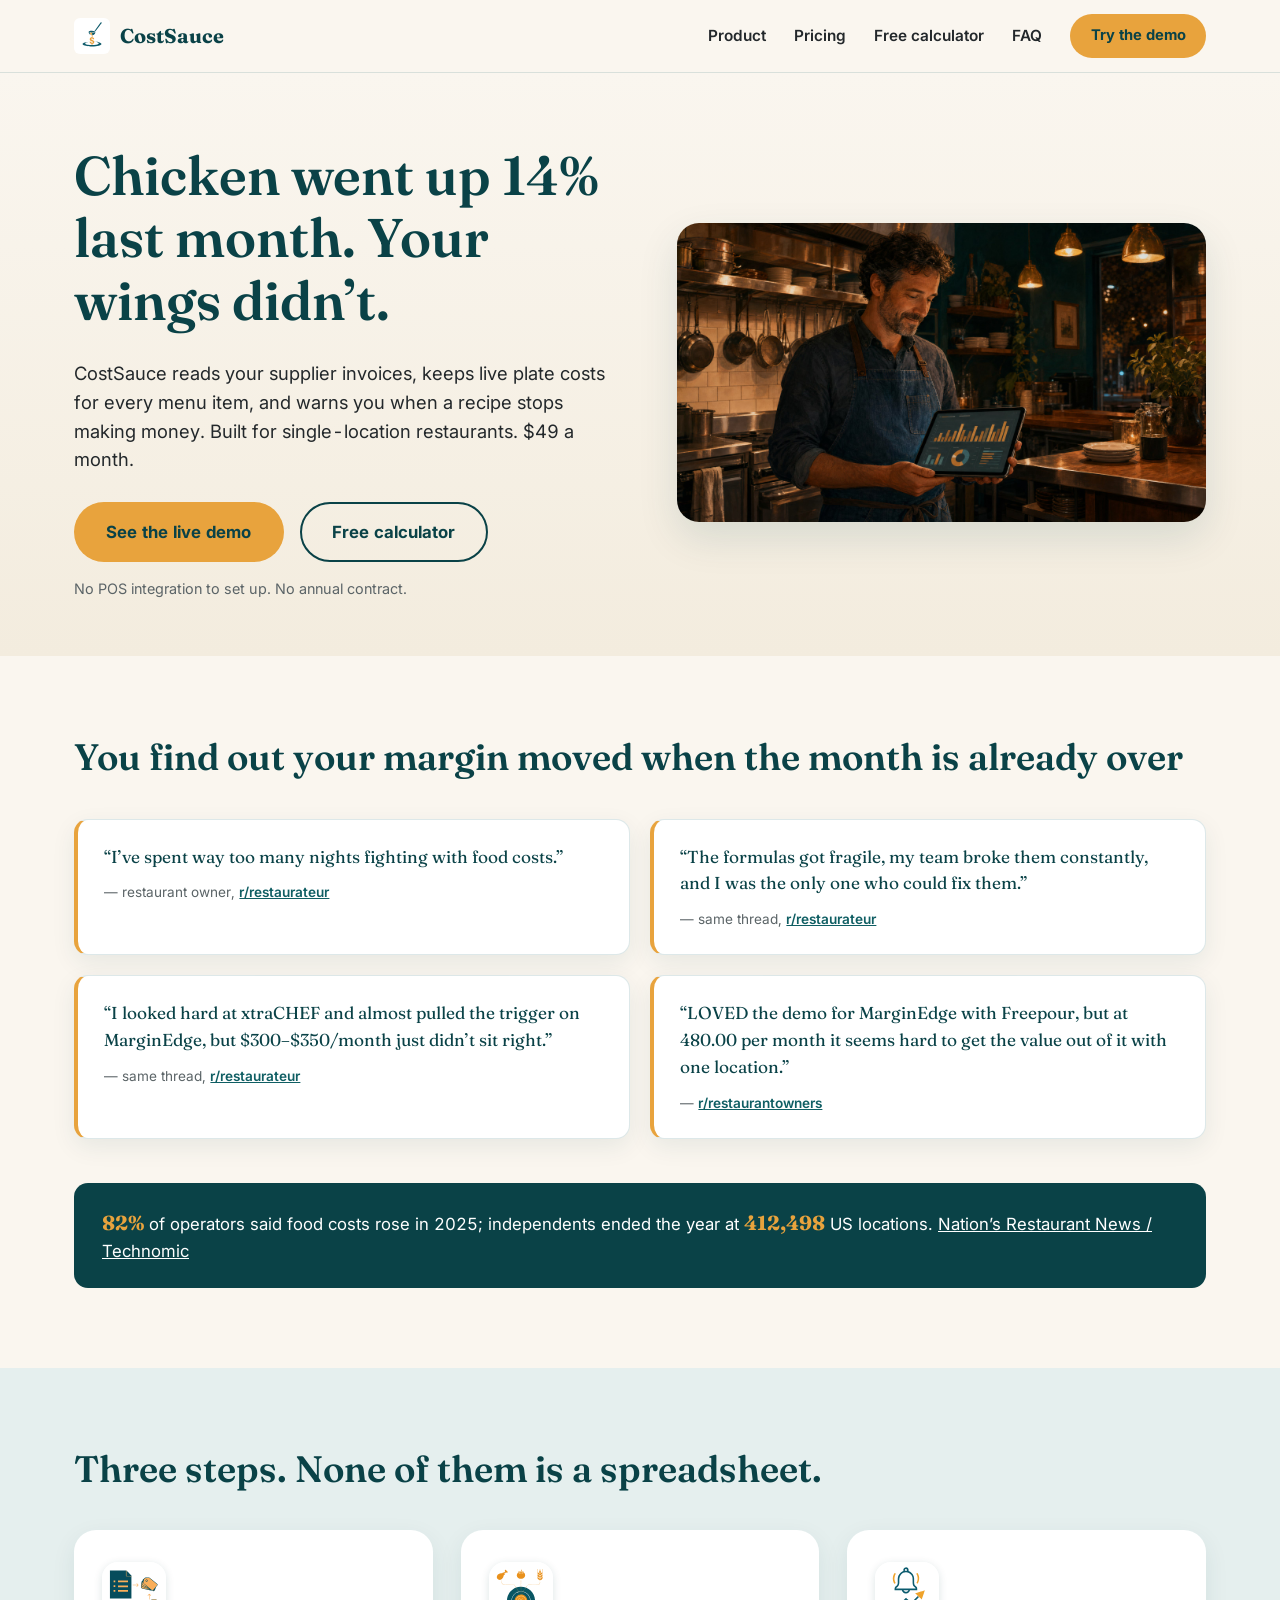
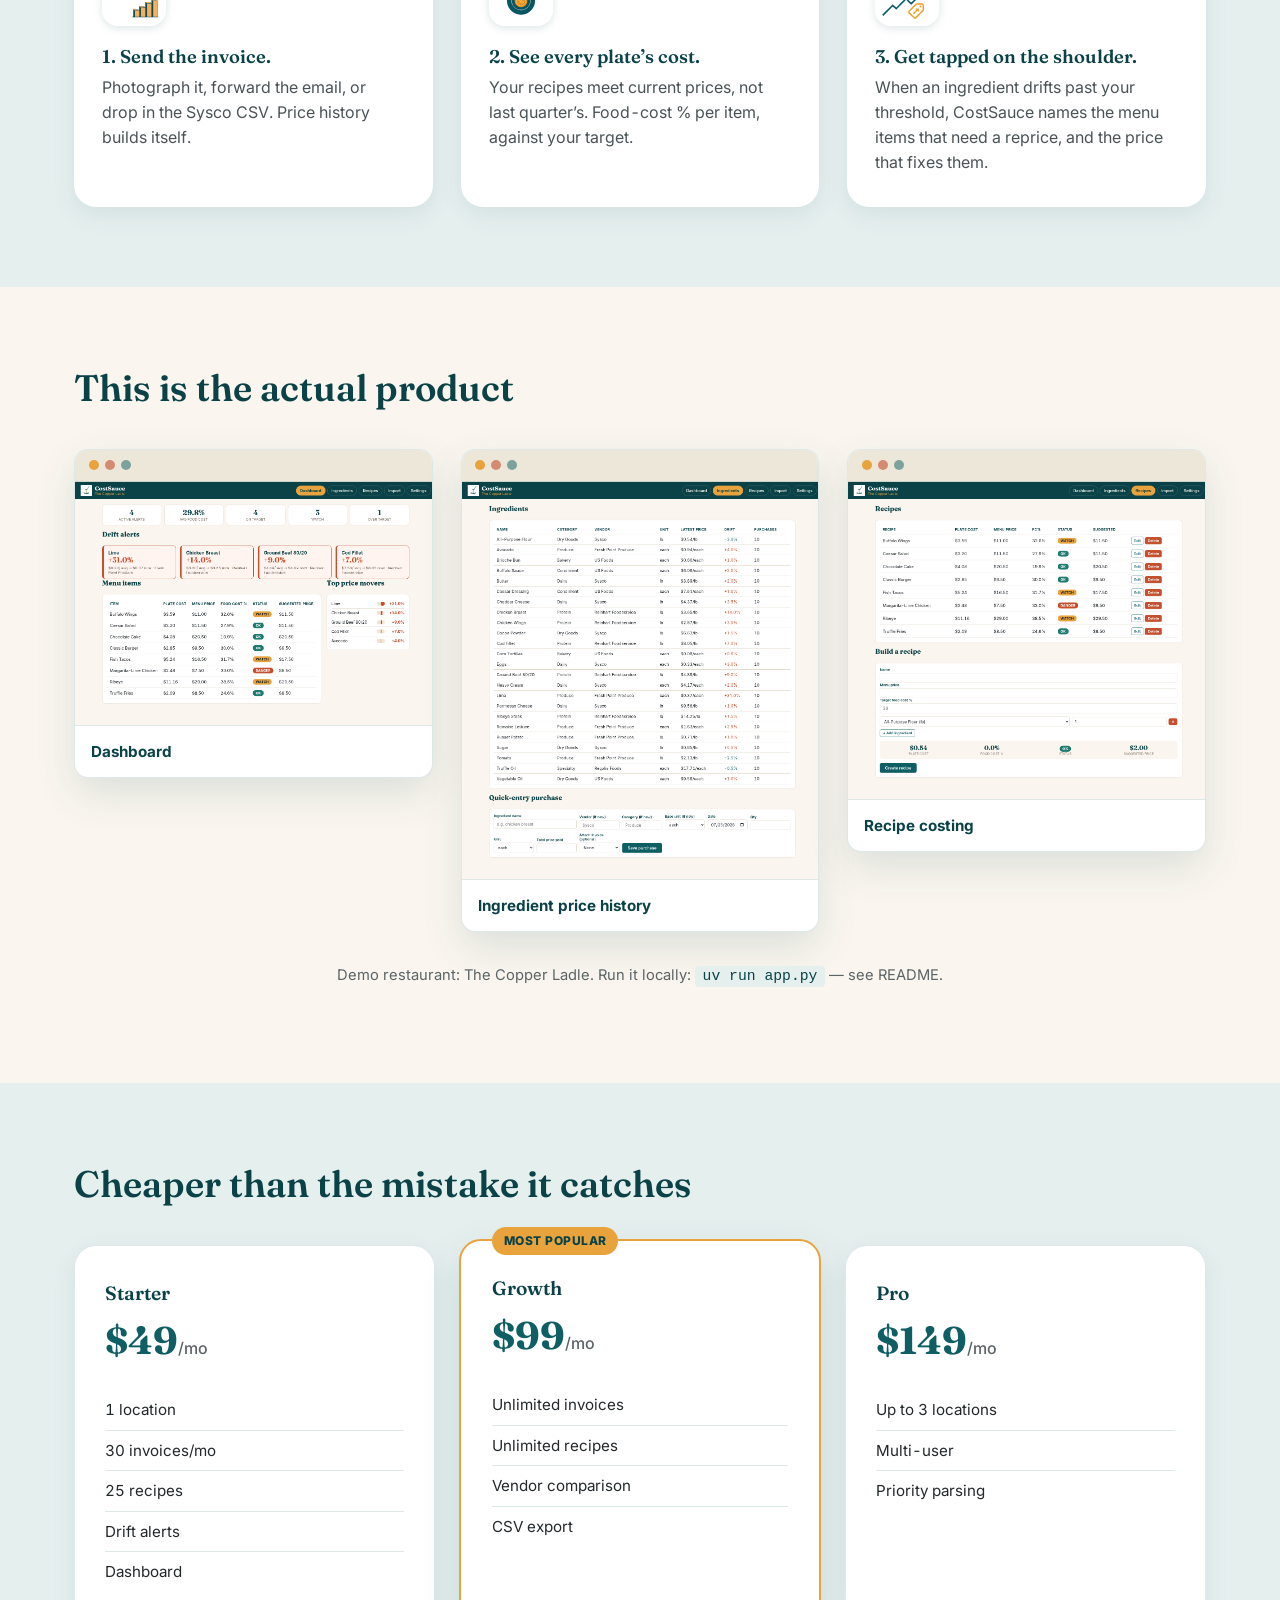
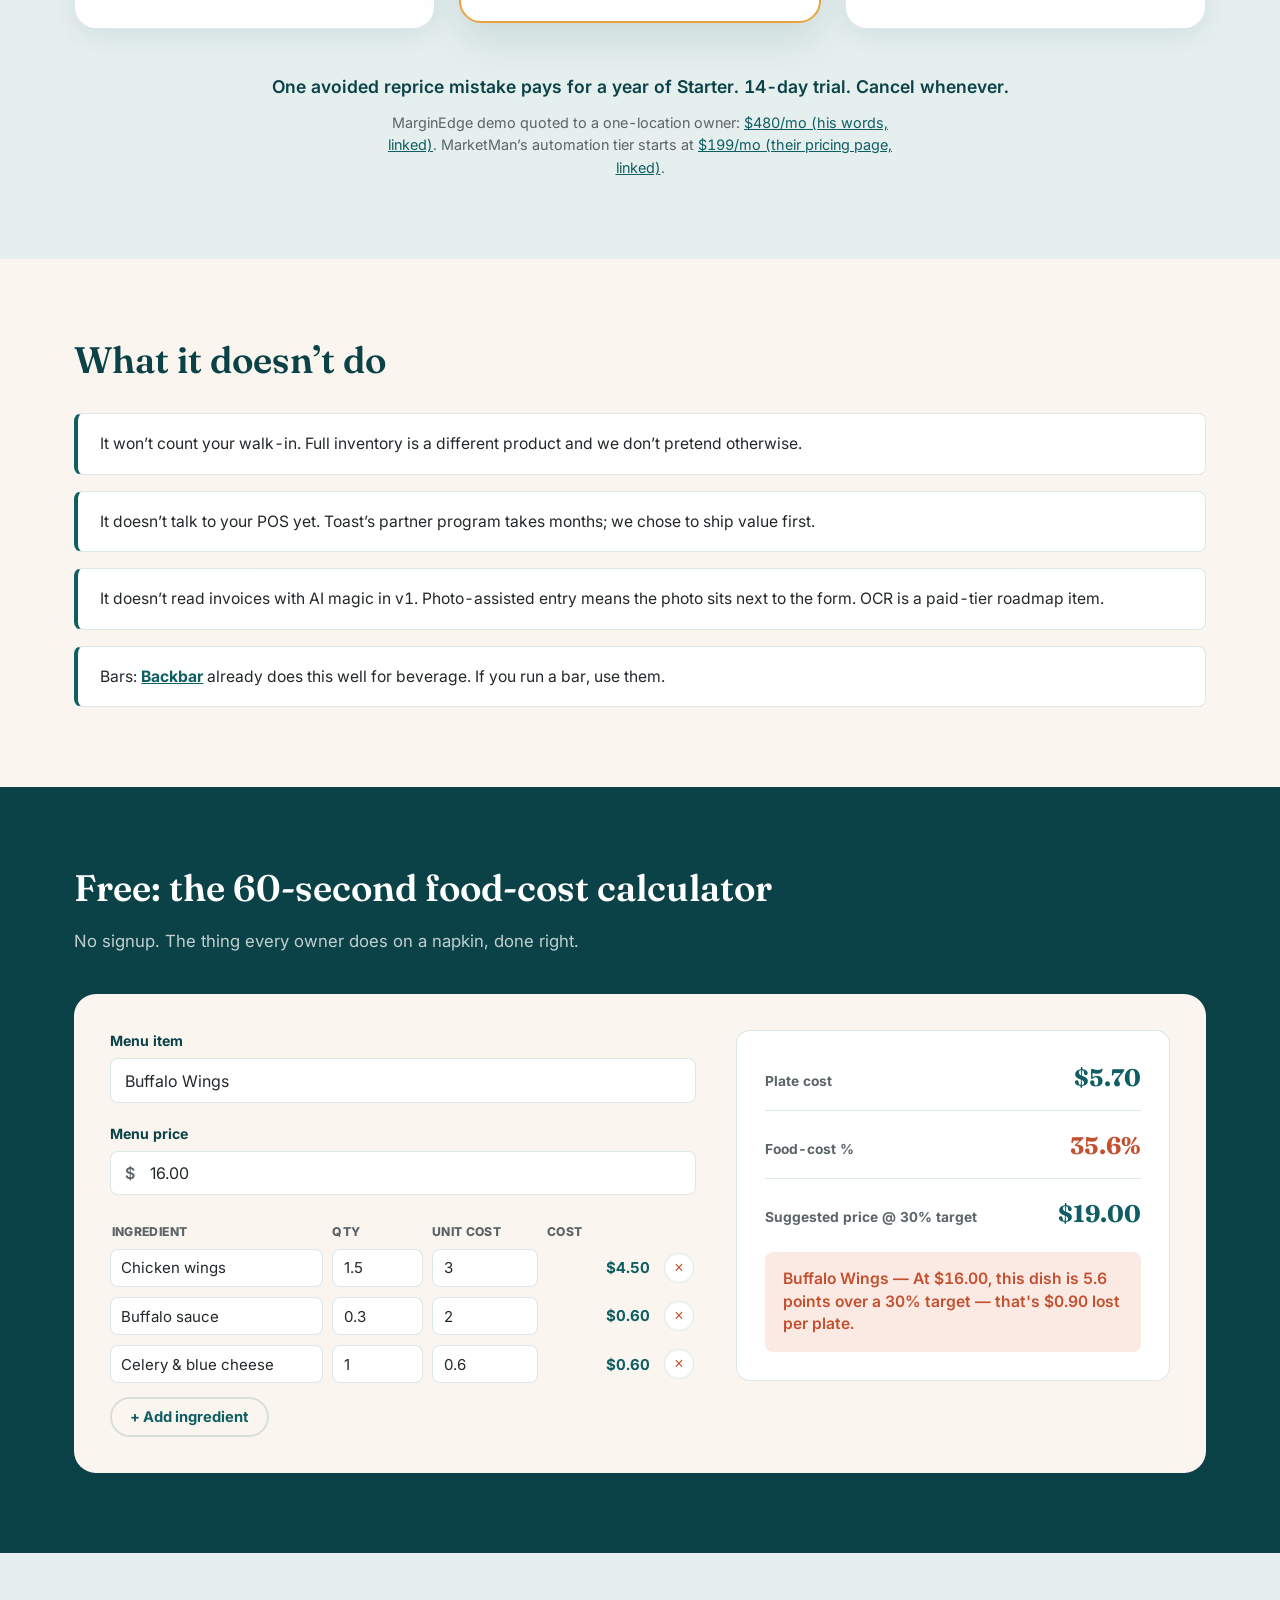
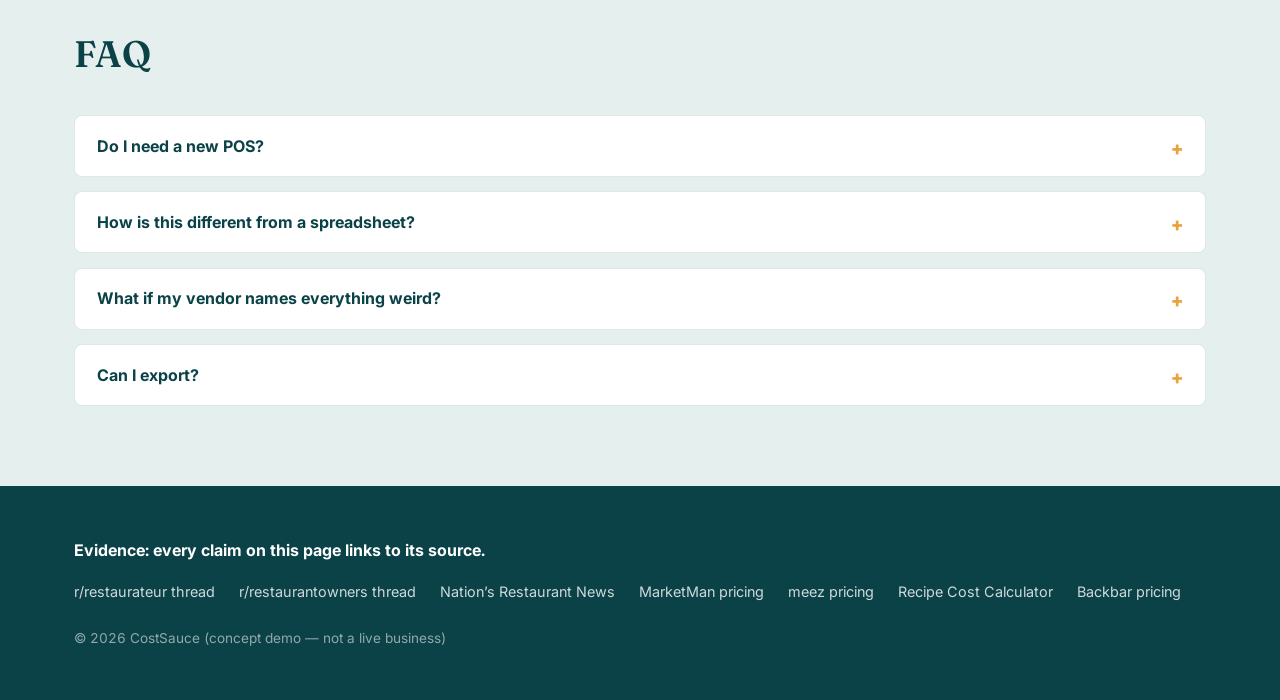
<file: site/index.html>
<!DOCTYPE html>
<html lang="en">
<head>
<meta charset="UTF-8">
<meta name="viewport" content="width=device-width, initial-scale=1.0">
<title>CostSauce — Live plate costs for single-location restaurants</title>
<meta name="description" content="CostSauce reads your supplier invoices, keeps live plate costs for every menu item, and warns you when a recipe stops making money. $49 a month.">
<link rel="icon" type="image/svg+xml" href="assets/logo-mark-v2.svg">
<link rel="preconnect" href="https://fonts.googleapis.com">
<link rel="preconnect" href="https://fonts.gstatic.com" crossorigin>
<link href="https://fonts.googleapis.com/css2?family=Fraunces:opsz,wght@9..144,400;9..144,500;9..144,600;9..144,700&family=Inter:wght@400;500;600;700;800&display=swap" rel="stylesheet">
<link rel="stylesheet" href="css/style.css">
</head>
<body>

<a class="skip-link" href="#main">Skip to content</a>

<header class="site-header">
  <nav class="nav-bar">
    <a href="#top" class="brand">
      <img src="assets/logo-mark-v2.svg" alt="" class="brand-mark" width="36" height="36">
      <span class="brand-name">CostSauce</span>
    </a>
    <button class="nav-toggle" id="navToggle" aria-expanded="false" aria-controls="navLinks" aria-label="Toggle menu">
      <span></span><span></span><span></span>
    </button>
    <div class="nav-links" id="navLinks">
      <a href="#demo">Product</a>
      <a href="#pricing">Pricing</a>
      <a href="#calculator">Free calculator</a>
      <a href="#faq">FAQ</a>
      <a href="#demo" class="btn btn-primary btn-small">Try the demo</a>
    </div>
  </nav>
</header>

<main id="main">

  <!-- HERO -->
  <section class="hero" id="top">
    <div class="hero-inner">
      <div class="hero-copy">
        <h1>Chicken went up 14% last month. Your wings didn&rsquo;t.</h1>
        <p class="hero-sub">CostSauce reads your supplier invoices, keeps live plate costs for every menu item, and warns you when a recipe stops making money. Built for single-location restaurants. $49 a month.</p>
        <div class="hero-ctas">
          <a href="#demo" class="btn btn-primary btn-large">See the live demo</a>
          <a href="#calculator" class="btn btn-secondary btn-large">Free calculator</a>
        </div>
        <p class="hero-micro">No POS integration to set up. No annual contract.</p>
      </div>
      <div class="hero-art">
        <img src="assets/img/hero-owner.jpg" alt="Restaurant owner reviewing costs on a tablet after close" width="2688" height="1520">
      </div>
    </div>
  </section>

  <!-- PROBLEM -->
  <section class="problem" id="problem">
    <div class="section-inner">
      <h2>You find out your margin moved when the month is already over</h2>
      <div class="quote-grid">
        <blockquote class="quote-card">
          <p>&ldquo;I&rsquo;ve spent way too many nights fighting with food costs.&rdquo;</p>
          <footer>— restaurant owner, <a href="https://www.reddit.com/r/restaurateur/comments/1l845fu/im_a_fellow_restaurant_owner_that_built_a_food/" target="_blank" rel="noopener">r/restaurateur</a></footer>
        </blockquote>
        <blockquote class="quote-card">
          <p>&ldquo;The formulas got fragile, my team broke them constantly, and I was the only one who could fix them.&rdquo;</p>
          <footer>— same thread, <a href="https://www.reddit.com/r/restaurateur/comments/1l845fu/im_a_fellow_restaurant_owner_that_built_a_food/" target="_blank" rel="noopener">r/restaurateur</a></footer>
        </blockquote>
        <blockquote class="quote-card">
          <p>&ldquo;I looked hard at xtraCHEF and almost pulled the trigger on MarginEdge, but $300&ndash;$350/month just didn&rsquo;t sit right.&rdquo;</p>
          <footer>— same thread, <a href="https://www.reddit.com/r/restaurateur/comments/1l845fu/im_a_fellow_restaurant_owner_that_built_a_food/" target="_blank" rel="noopener">r/restaurateur</a></footer>
        </blockquote>
        <blockquote class="quote-card">
          <p>&ldquo;LOVED the demo for MarginEdge with Freepour, but at 480.00 per month it seems hard to get the value out of it with one location.&rdquo;</p>
          <footer>— <a href="https://www.reddit.com/r/restaurantowners/comments/1jvuw2i/frustrated_between_choosing_from_bar_vs/" target="_blank" rel="noopener">r/restaurantowners</a></footer>
        </blockquote>
      </div>
      <p class="stat-strip">
        <strong>82%</strong> of operators said food costs rose in 2025; independents ended the year at
        <strong>412,498</strong> US locations.
        <a href="https://www.nrn.com/independent-restaurants/the-independent-restaurant-sector-shrunk-by-2-3-in-2025" target="_blank" rel="noopener">Nation&rsquo;s Restaurant News / Technomic</a>
      </p>
    </div>
  </section>

  <!-- HOW IT WORKS -->
  <section class="how-it-works" id="how-it-works">
    <div class="section-inner">
      <h2>Three steps. None of them is a spreadsheet.</h2>
      <div class="steps-grid">
        <div class="step-card">
          <div class="step-icon"><img src="assets/icon-invoice.svg" alt="" width="64" height="64"></div>
          <h3>1. Send the invoice.</h3>
          <p>Photograph it, forward the email, or drop in the Sysco CSV. Price history builds itself.</p>
        </div>
        <div class="step-card">
          <div class="step-icon"><img src="assets/icon-plate.svg" alt="" width="64" height="64"></div>
          <h3>2. See every plate&rsquo;s cost.</h3>
          <p>Your recipes meet current prices, not last quarter&rsquo;s. Food-cost % per item, against your target.</p>
        </div>
        <div class="step-card">
          <div class="step-icon"><img src="assets/icon-alert.svg" alt="" width="64" height="64"></div>
          <h3>3. Get tapped on the shoulder.</h3>
          <p>When an ingredient drifts past your threshold, CostSauce names the menu items that need a reprice, and the price that fixes them.</p>
        </div>
      </div>
    </div>
  </section>

  <!-- PRODUCT SCREENSHOTS -->
  <section class="product-demo" id="demo">
    <div class="section-inner">
      <h2>This is the actual product</h2>
      <div class="screens-grid">
        <figure class="browser-frame">
          <div class="browser-chrome"><span></span><span></span><span></span></div>
          <img src="assets/img/product-dashboard.png" alt="CostSauce dashboard showing plate costs and food-cost percentages for The Copper Ladle" width="1265" height="863" loading="lazy">
          <figcaption>Dashboard</figcaption>
        </figure>
        <figure class="browser-frame">
          <div class="browser-chrome"><span></span><span></span><span></span></div>
          <img src="assets/img/product-ingredients.png" alt="CostSauce ingredient price history view" width="1265" height="1411" loading="lazy">
          <figcaption>Ingredient price history</figcaption>
        </figure>
        <figure class="browser-frame">
          <div class="browser-chrome"><span></span><span></span><span></span></div>
          <img src="assets/img/product-recipes.png" alt="CostSauce recipe costing view" width="1265" height="1126" loading="lazy">
          <figcaption>Recipe costing</figcaption>
        </figure>
      </div>
      <p class="demo-note">Demo restaurant: The Copper Ladle. Run it locally: <code>uv run app.py</code> — see README.</p>
    </div>
  </section>

  <!-- PRICING -->
  <section class="pricing" id="pricing">
    <div class="section-inner">
      <h2>Cheaper than the mistake it catches</h2>
      <div class="pricing-grid">
        <div class="price-card">
          <h3>Starter</h3>
          <p class="price">$49<span>/mo</span></p>
          <ul>
            <li>1 location</li>
            <li>30 invoices/mo</li>
            <li>25 recipes</li>
            <li>Drift alerts</li>
            <li>Dashboard</li>
          </ul>
        </div>
        <div class="price-card price-card-featured">
          <p class="price-badge">Most popular</p>
          <h3>Growth</h3>
          <p class="price">$99<span>/mo</span></p>
          <ul>
            <li>Unlimited invoices</li>
            <li>Unlimited recipes</li>
            <li>Vendor comparison</li>
            <li>CSV export</li>
          </ul>
        </div>
        <div class="price-card">
          <h3>Pro</h3>
          <p class="price">$149<span>/mo</span></p>
          <ul>
            <li>Up to 3 locations</li>
            <li>Multi-user</li>
            <li>Priority parsing</li>
          </ul>
        </div>
      </div>
      <p class="pricing-line">One avoided reprice mistake pays for a year of Starter. 14-day trial. Cancel whenever.</p>
      <p class="pricing-comparison">
        MarginEdge demo quoted to a one-location owner: <a href="https://www.reddit.com/r/restaurantowners/comments/1jvuw2i/frustrated_between_choosing_from_bar_vs/" target="_blank" rel="noopener">$480/mo (his words, linked)</a>.
        MarketMan&rsquo;s automation tier starts at <a href="https://www.marketman.com/pricing-for-restaurant-inventory-management-system" target="_blank" rel="noopener">$199/mo (their pricing page, linked)</a>.
      </p>
    </div>
  </section>

  <!-- TRUST / WHAT IT DOESN'T DO -->
  <section class="trust" id="trust">
    <div class="section-inner">
      <h2>What it doesn&rsquo;t do</h2>
      <ul class="trust-list">
        <li>It won&rsquo;t count your walk-in. Full inventory is a different product and we don&rsquo;t pretend otherwise.</li>
        <li>It doesn&rsquo;t talk to your POS yet. Toast&rsquo;s partner program takes months; we chose to ship value first.</li>
        <li>It doesn&rsquo;t read invoices with AI magic in v1. Photo-assisted entry means the photo sits next to the form. OCR is a paid-tier roadmap item.</li>
        <li>Bars: <a href="https://www.getbackbar.com/pricing" target="_blank" rel="noopener">Backbar</a> already does this well for beverage. If you run a bar, use them.</li>
      </ul>
    </div>
  </section>

  <!-- CALCULATOR -->
  <section class="calculator" id="calculator">
    <div class="section-inner">
      <h2>Free: the 60-second food-cost calculator</h2>
      <p class="calc-sub">No signup. The thing every owner does on a napkin, done right.</p>

      <div class="calc-app">
        <div class="calc-inputs">
          <div class="calc-field">
            <label for="itemName">Menu item</label>
            <input type="text" id="itemName" placeholder="e.g. Buffalo Wings" value="Buffalo Wings" autocomplete="off">
          </div>
          <div class="calc-field">
            <label for="menuPrice">Menu price</label>
            <div class="input-prefix">
              <span>$</span>
              <input type="number" id="menuPrice" min="0" step="0.01" placeholder="16.00" value="16.00" inputmode="decimal">
            </div>
          </div>

          <div class="ingredients-block">
            <div class="ingredients-header">
              <span class="col-name">Ingredient</span>
              <span class="col-qty">Qty</span>
              <span class="col-unit">Unit cost</span>
              <span class="col-cost">Cost</span>
              <span class="col-remove" aria-hidden="true"></span>
            </div>
            <div id="ingredientRows" class="ingredient-rows"></div>
            <button type="button" id="addRow" class="btn btn-outline btn-small">+ Add ingredient</button>
          </div>
        </div>

        <div class="calc-results" aria-live="polite">
          <div class="result-tile">
            <span class="result-label">Plate cost</span>
            <span class="result-value" id="resultPlateCost">$0.00</span>
          </div>
          <div class="result-tile" id="foodCostTile">
            <span class="result-label">Food-cost %</span>
            <span class="result-value" id="resultFoodCostPct">0.0%</span>
          </div>
          <div class="result-tile">
            <span class="result-label">Suggested price @ 30% target</span>
            <span class="result-value" id="resultSuggestedPrice">$0.00</span>
          </div>
          <p class="verdict" id="verdictText" role="status"></p>
        </div>
      </div>
    </div>
  </section>

  <!-- FAQ -->
  <section class="faq" id="faq">
    <div class="section-inner">
      <h2>FAQ</h2>
      <div class="faq-list">
        <details class="faq-item">
          <summary>Do I need a new POS?</summary>
          <p>No. CostSauce sits between your invoices and your menu. Paper, email, or CSV in; alerts out.</p>
        </details>
        <details class="faq-item">
          <summary>How is this different from a spreadsheet?</summary>
          <p>The spreadsheet waits for you to notice. CostSauce notices for you, and it doesn&rsquo;t break when your prep cook adds a row.</p>
        </details>
        <details class="faq-item">
          <summary>What if my vendor names everything weird?</summary>
          <p>&ldquo;CHKN BRST BNLS&rdquo; maps to chicken breast once. After that it sticks.</p>
        </details>
        <details class="faq-item">
          <summary>Can I export?</summary>
          <p>CSV of everything, on Growth and up. Your data is yours on every plan.</p>
        </details>
      </div>
    </div>
  </section>

</main>

<footer class="site-footer">
  <div class="section-inner">
    <p class="footer-evidence">Evidence: every claim on this page links to its source.</p>
    <ul class="footer-links">
      <li><a href="https://www.reddit.com/r/restaurateur/comments/1l845fu/im_a_fellow_restaurant_owner_that_built_a_food/" target="_blank" rel="noopener">r/restaurateur thread</a></li>
      <li><a href="https://www.reddit.com/r/restaurantowners/comments/1jvuw2i/frustrated_between_choosing_from_bar_vs/" target="_blank" rel="noopener">r/restaurantowners thread</a></li>
      <li><a href="https://www.nrn.com/independent-restaurants/the-independent-restaurant-sector-shrunk-by-2-3-in-2025" target="_blank" rel="noopener">Nation&rsquo;s Restaurant News</a></li>
      <li><a href="https://www.marketman.com/pricing-for-restaurant-inventory-management-system" target="_blank" rel="noopener">MarketMan pricing</a></li>
      <li><a href="https://www.getmeez.com/pricing" target="_blank" rel="noopener">meez pricing</a></li>
      <li><a href="https://recipecostcalculator.net/" target="_blank" rel="noopener">Recipe Cost Calculator</a></li>
      <li><a href="https://www.getbackbar.com/pricing" target="_blank" rel="noopener">Backbar pricing</a></li>
    </ul>
    <p class="footer-copy">© 2026 CostSauce (concept demo — not a live business)</p>
  </div>
</footer>

<script src="js/calculator.js"></script>
</body>
</html>
</file>
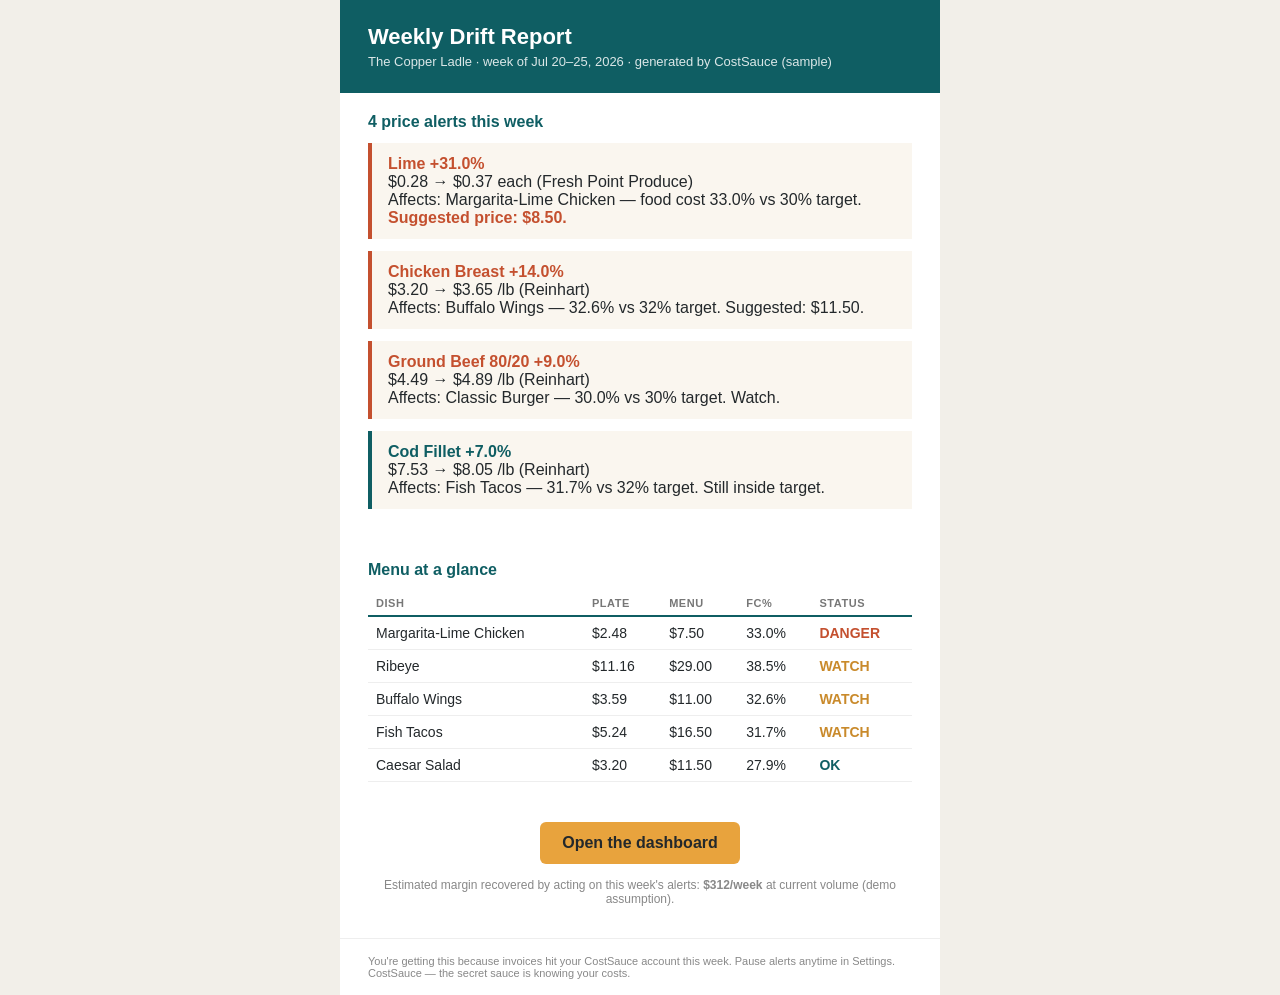
<file: deliverables/drift-report-sample.html>
<!DOCTYPE html>
<html lang="en">
<head>
<meta charset="utf-8">
<title>Weekly Drift Report — The Copper Ladle (sample)</title>
<style>
  body{margin:0;background:#f2efe9;font-family:Arial,Helvetica,sans-serif;color:#23282B;}
  .wrap{max-width:600px;margin:0 auto;background:#ffffff;}
  .head{background:#0F5E63;color:#fff;padding:24px 28px;}
  .head h1{margin:0;font-size:22px;}
  .head p{margin:4px 0 0;font-size:13px;opacity:.85;}
  .sec{padding:20px 28px;}
  .alert{border-left:4px solid #C4502F;background:#FAF6EF;padding:12px 16px;margin:0 0 12px;}
  .alert b{color:#C4502F;}
  .ok{border-left:4px solid #0F5E63;}
  .ok b{color:#0F5E63;}
  table{width:100%;border-collapse:collapse;font-size:14px;}
  th{text-align:left;font-size:11px;text-transform:uppercase;letter-spacing:.05em;color:#777;padding:6px 8px;border-bottom:2px solid #0F5E63;}
  td{padding:8px;border-bottom:1px solid #eee;}
  .cta{display:inline-block;background:#E8A33D;color:#23282B;font-weight:bold;padding:12px 22px;border-radius:6px;text-decoration:none;}
  .foot{padding:16px 28px;font-size:11px;color:#888;border-top:1px solid #eee;}
  .num{font-variant-numeric:tabular-nums;}
</style>
</head>
<body>
<div class="wrap">
  <div class="head">
    <h1>Weekly Drift Report</h1>
    <p>The Copper Ladle · week of Jul 20–25, 2026 · generated by CostSauce (sample)</p>
  </div>
  <div class="sec">
    <h2 style="margin:0 0 12px;font-size:16px;color:#0F5E63;">4 price alerts this week</h2>
    <div class="alert"><b>Lime +31.0%</b><br>$0.28 → $0.37 each (Fresh Point Produce)<br>Affects: Margarita-Lime Chicken — food cost 33.0% vs 30% target. <b>Suggested price: $8.50.</b></div>
    <div class="alert"><b>Chicken Breast +14.0%</b><br>$3.20 → $3.65 /lb (Reinhart)<br>Affects: Buffalo Wings — 32.6% vs 32% target. Suggested: $11.50.</div>
    <div class="alert"><b>Ground Beef 80/20 +9.0%</b><br>$4.49 → $4.89 /lb (Reinhart)<br>Affects: Classic Burger — 30.0% vs 30% target. Watch.</div>
    <div class="alert ok"><b>Cod Fillet +7.0%</b><br>$7.53 → $8.05 /lb (Reinhart)<br>Affects: Fish Tacos — 31.7% vs 32% target. Still inside target.</div>
  </div>
  <div class="sec">
    <h2 style="margin:0 0 12px;font-size:16px;color:#0F5E63;">Menu at a glance</h2>
    <table>
      <tr><th>Dish</th><th>Plate</th><th>Menu</th><th>FC%</th><th>Status</th></tr>
      <tr><td>Margarita-Lime Chicken</td><td class="num">$2.48</td><td class="num">$7.50</td><td class="num">33.0%</td><td style="color:#C4502F;font-weight:bold;">DANGER</td></tr>
      <tr><td>Ribeye</td><td class="num">$11.16</td><td class="num">$29.00</td><td class="num">38.5%</td><td style="color:#C98A2B;font-weight:bold;">WATCH</td></tr>
      <tr><td>Buffalo Wings</td><td class="num">$3.59</td><td class="num">$11.00</td><td class="num">32.6%</td><td style="color:#C98A2B;font-weight:bold;">WATCH</td></tr>
      <tr><td>Fish Tacos</td><td class="num">$5.24</td><td class="num">$16.50</td><td class="num">31.7%</td><td style="color:#C98A2B;font-weight:bold;">WATCH</td></tr>
      <tr><td>Caesar Salad</td><td class="num">$3.20</td><td class="num">$11.50</td><td class="num">27.9%</td><td style="color:#0F5E63;font-weight:bold;">OK</td></tr>
    </table>
  </div>
  <div class="sec" style="text-align:center;">
    <a class="cta" href="#">Open the dashboard</a>
    <p style="font-size:12px;color:#888;margin-top:14px;">Estimated margin recovered by acting on this week's alerts: <b>$312/week</b> at current volume (demo assumption).</p>
  </div>
  <div class="foot">You're getting this because invoices hit your CostSauce account this week. Pause alerts anytime in Settings. CostSauce — the secret sauce is knowing your costs.</div>
</div>
</body>
</html>
</file>
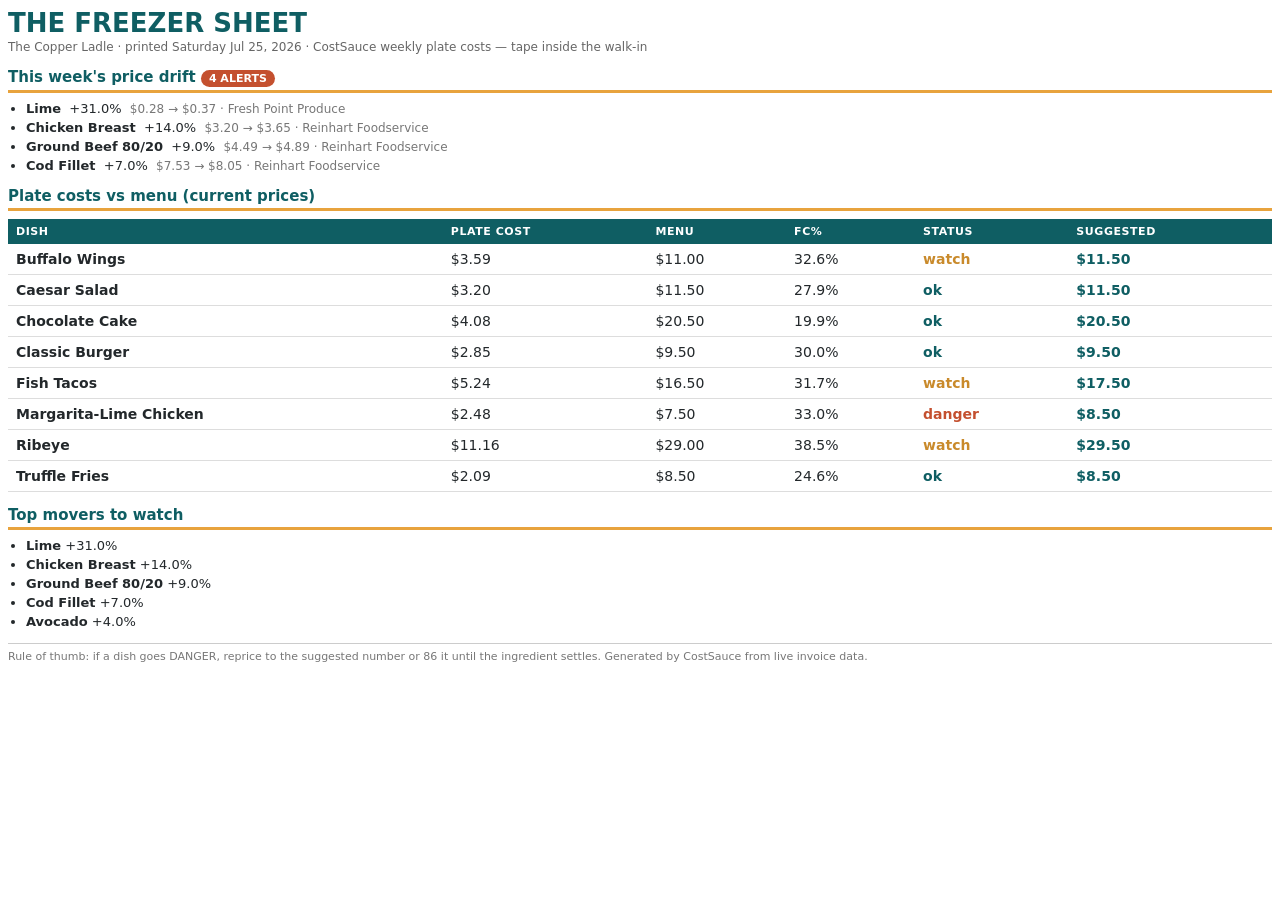
<file: deliverables/freezer-sheet.html>
<html><head><meta charset='utf-8'><style>
@page { size: Letter; margin: 12mm; }
body { font-family: 'DejaVu Sans', sans-serif; color:#23282B; }
h1 { color:#0F5E63; font-size:26px; margin:0 0 2px 0; }
.sub { color:#666; font-size:12px; margin-bottom:10px; }
h2 { color:#0F5E63; font-size:15px; border-bottom:3px solid #E8A33D; padding-bottom:3px; margin:14px 0 8px 0;}
table { width:100%; border-collapse:collapse; font-size:14px; }
th { background:#0F5E63; color:#fff; text-align:left; padding:6px 8px; font-size:11px; text-transform:uppercase; letter-spacing:.05em; }
td { padding:7px 8px; border-bottom:1px solid #ddd; }
.dish { font-weight:bold; }
.ok-chip { color:#0F5E63; font-weight:bold; } .watch-chip { color:#C98A2B; font-weight:bold; } .danger-chip { color:#C4502F; font-weight:bold; }
.sugg { font-weight:bold; color:#0F5E63; }
ul { margin:4px 0; padding-left:18px; font-size:13px; } li { margin-bottom:4px; }
.muted { color:#777; font-size:12px; }
.foot { margin-top:14px; font-size:11px; color:#777; border-top:1px solid #ccc; padding-top:6px; }
.badge { display:inline-block; background:#C4502F; color:#fff; padding:2px 8px; border-radius:10px; font-size:11px; font-weight:bold; }
</style></head><body>
<h1>THE FREEZER SHEET</h1>
<div class='sub'>The Copper Ladle · printed Saturday Jul 25, 2026 · CostSauce weekly plate costs — tape inside the walk-in</div>
<h2>This week's price drift <span class='badge'>4 ALERTS</span></h2>
<ul><li><b>Lime</b> &nbsp;+31.0% &nbsp;<span class='muted'>$0.28 → $0.37 · Fresh Point Produce</span></li><li><b>Chicken Breast</b> &nbsp;+14.0% &nbsp;<span class='muted'>$3.20 → $3.65 · Reinhart Foodservice</span></li><li><b>Ground Beef 80/20</b> &nbsp;+9.0% &nbsp;<span class='muted'>$4.49 → $4.89 · Reinhart Foodservice</span></li><li><b>Cod Fillet</b> &nbsp;+7.0% &nbsp;<span class='muted'>$7.53 → $8.05 · Reinhart Foodservice</span></li></ul>
<h2>Plate costs vs menu (current prices)</h2>
<table><tr><th>Dish</th><th>Plate cost</th><th>Menu</th><th>FC%</th><th>Status</th><th>Suggested</th></tr><tr class='watch'><td class='dish'>Buffalo Wings</td><td>$3.59</td><td>$11.00</td><td>32.6%</td><td class='watch-chip'>watch</td><td class='sugg'>$11.50</td></tr><tr class='ok'><td class='dish'>Caesar Salad</td><td>$3.20</td><td>$11.50</td><td>27.9%</td><td class='ok-chip'>ok</td><td class='sugg'>$11.50</td></tr><tr class='ok'><td class='dish'>Chocolate Cake</td><td>$4.08</td><td>$20.50</td><td>19.9%</td><td class='ok-chip'>ok</td><td class='sugg'>$20.50</td></tr><tr class='ok'><td class='dish'>Classic Burger</td><td>$2.85</td><td>$9.50</td><td>30.0%</td><td class='ok-chip'>ok</td><td class='sugg'>$9.50</td></tr><tr class='watch'><td class='dish'>Fish Tacos</td><td>$5.24</td><td>$16.50</td><td>31.7%</td><td class='watch-chip'>watch</td><td class='sugg'>$17.50</td></tr><tr class='danger'><td class='dish'>Margarita-Lime Chicken</td><td>$2.48</td><td>$7.50</td><td>33.0%</td><td class='danger-chip'>danger</td><td class='sugg'>$8.50</td></tr><tr class='watch'><td class='dish'>Ribeye</td><td>$11.16</td><td>$29.00</td><td>38.5%</td><td class='watch-chip'>watch</td><td class='sugg'>$29.50</td></tr><tr class='ok'><td class='dish'>Truffle Fries</td><td>$2.09</td><td>$8.50</td><td>24.6%</td><td class='ok-chip'>ok</td><td class='sugg'>$8.50</td></tr></table>
<h2>Top movers to watch</h2>
<ul><li><b>Lime</b> +31.0%</li><li><b>Chicken Breast</b> +14.0%</li><li><b>Ground Beef 80/20</b> +9.0%</li><li><b>Cod Fillet</b> +7.0%</li><li><b>Avocado</b> +4.0%</li></ul>
<div class='foot'>Rule of thumb: if a dish goes DANGER, reprice to the suggested number or 86 it until the ingredient settles. Generated by CostSauce from live invoice data.</div>
</body></html>
</file>
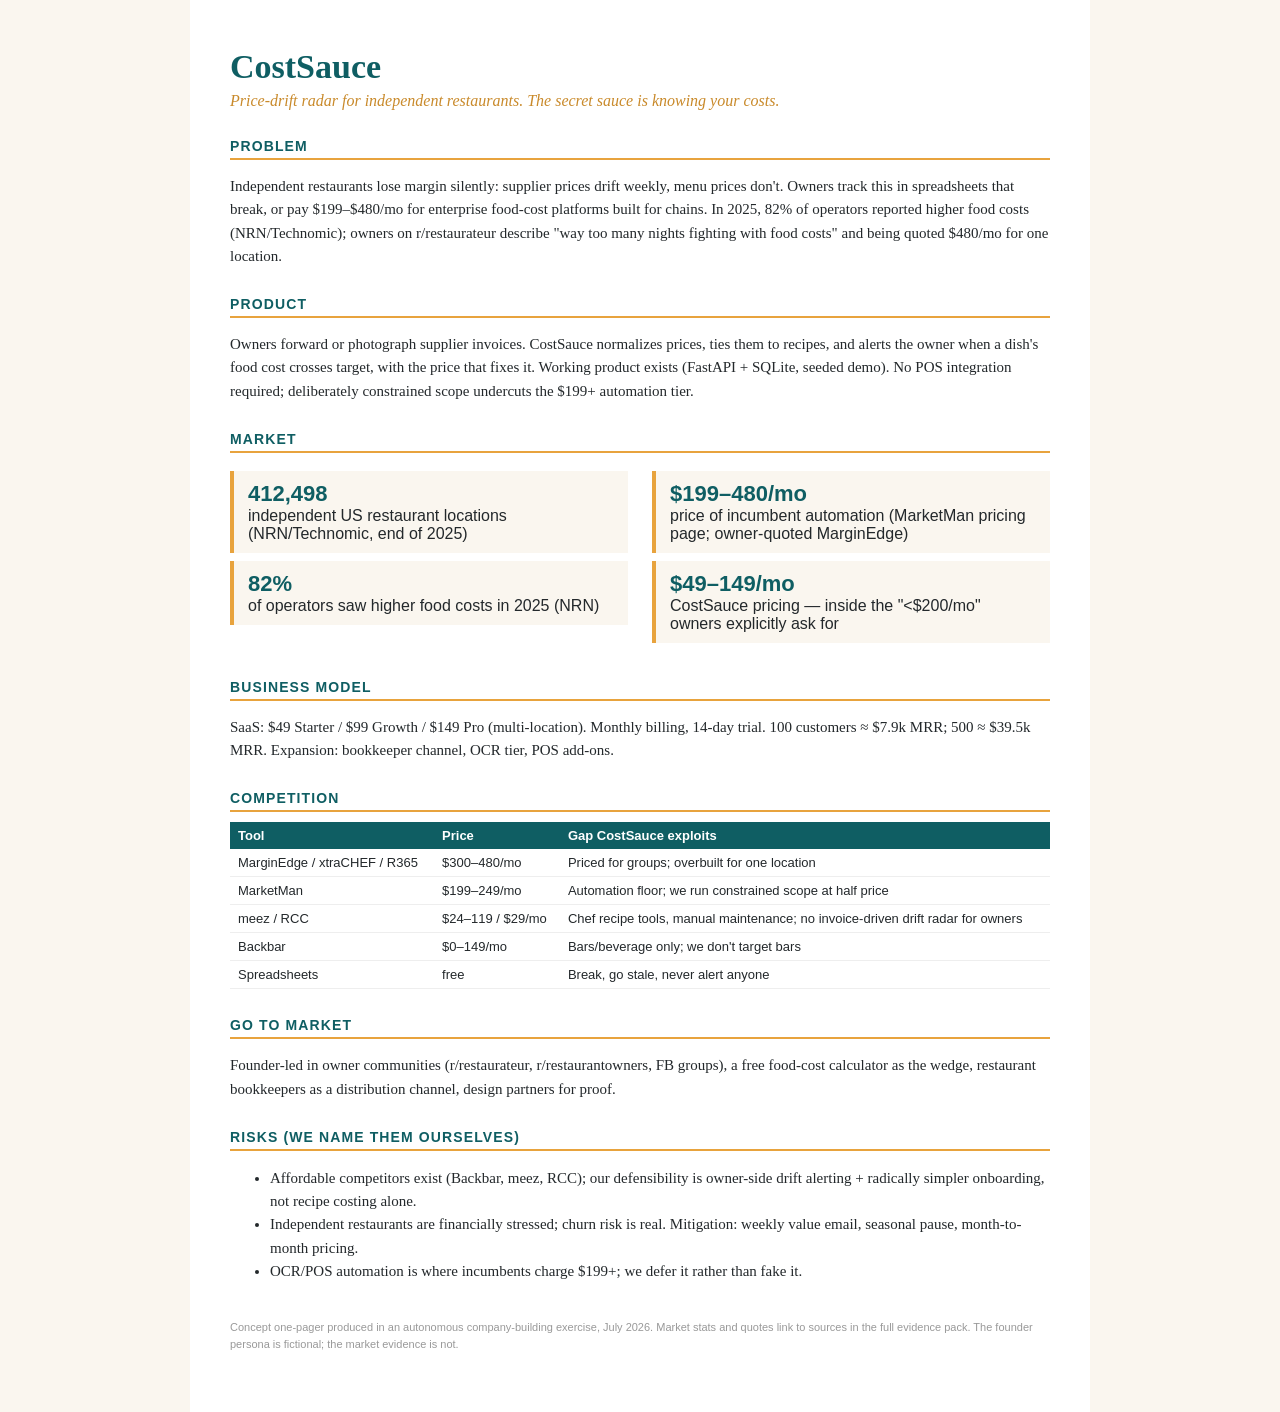
<file: deliverables/investor-teaser.html>
<!DOCTYPE html>
<html lang="en">
<head>
<meta charset="utf-8">
<title>CostSauce — investor one-pager (concept)</title>
<style>
  body{margin:0;background:#FAF6EF;font-family:Georgia,serif;color:#23282B;}
  .page{max-width:820px;margin:0 auto;padding:48px 40px;background:#fff;}
  h1{font-size:34px;color:#0F5E63;margin:0;}
  .tag{color:#C98A2B;font-size:16px;margin:6px 0 28px;font-style:italic;}
  h2{font-size:14px;text-transform:uppercase;letter-spacing:.08em;color:#0F5E63;border-bottom:2px solid #E8A33D;padding-bottom:4px;margin:28px 0 10px;font-family:Arial,sans-serif;}
  p,li{font-size:15px;line-height:1.55;}
  .grid{display:flex;gap:24px;}
  .grid>div{flex:1;}
  .stat{background:#FAF6EF;border-left:4px solid #E8A33D;padding:10px 14px;margin:8px 0;font-family:Arial,sans-serif;}
  .stat b{font-size:22px;color:#0F5E63;display:block;}
  table{width:100%;border-collapse:collapse;font-size:13px;font-family:Arial,sans-serif;}
  th{text-align:left;background:#0F5E63;color:#fff;padding:6px 8px;}
  td{padding:6px 8px;border-bottom:1px solid #eee;}
  .disc{font-size:11px;color:#999;margin-top:36px;font-family:Arial,sans-serif;}
</style>
</head>
<body>
<div class="page">
  <h1>CostSauce</h1>
  <div class="tag">Price-drift radar for independent restaurants. The secret sauce is knowing your costs.</div>

  <h2>Problem</h2>
  <p>Independent restaurants lose margin silently: supplier prices drift weekly, menu prices don't. Owners track this in spreadsheets that break, or pay $199–$480/mo for enterprise food-cost platforms built for chains. In 2025, 82% of operators reported higher food costs (NRN/Technomic); owners on r/restaurateur describe "way too many nights fighting with food costs" and being quoted $480/mo for one location.</p>

  <h2>Product</h2>
  <p>Owners forward or photograph supplier invoices. CostSauce normalizes prices, ties them to recipes, and alerts the owner when a dish's food cost crosses target, with the price that fixes it. Working product exists (FastAPI + SQLite, seeded demo). No POS integration required; deliberately constrained scope undercuts the $199+ automation tier.</p>

  <h2>Market</h2>
  <div class="grid">
    <div>
      <div class="stat"><b>412,498</b>independent US restaurant locations (NRN/Technomic, end of 2025)</div>
      <div class="stat"><b>82%</b>of operators saw higher food costs in 2025 (NRN)</div>
    </div>
    <div>
      <div class="stat"><b>$199–480/mo</b>price of incumbent automation (MarketMan pricing page; owner-quoted MarginEdge)</div>
      <div class="stat"><b>$49–149/mo</b>CostSauce pricing — inside the "&lt;$200/mo" owners explicitly ask for</div>
    </div>
  </div>

  <h2>Business model</h2>
  <p>SaaS: $49 Starter / $99 Growth / $149 Pro (multi-location). Monthly billing, 14-day trial. 100 customers ≈ $7.9k MRR; 500 ≈ $39.5k MRR. Expansion: bookkeeper channel, OCR tier, POS add-ons.</p>

  <h2>Competition</h2>
  <table>
    <tr><th>Tool</th><th>Price</th><th>Gap CostSauce exploits</th></tr>
    <tr><td>MarginEdge / xtraCHEF / R365</td><td>$300–480/mo</td><td>Priced for groups; overbuilt for one location</td></tr>
    <tr><td>MarketMan</td><td>$199–249/mo</td><td>Automation floor; we run constrained scope at half price</td></tr>
    <tr><td>meez / RCC</td><td>$24–119 / $29/mo</td><td>Chef recipe tools, manual maintenance; no invoice-driven drift radar for owners</td></tr>
    <tr><td>Backbar</td><td>$0–149/mo</td><td>Bars/beverage only; we don't target bars</td></tr>
    <tr><td>Spreadsheets</td><td>free</td><td>Break, go stale, never alert anyone</td></tr>
  </table>

  <h2>Go to market</h2>
  <p>Founder-led in owner communities (r/restaurateur, r/restaurantowners, FB groups), a free food-cost calculator as the wedge, restaurant bookkeepers as a distribution channel, design partners for proof.</p>

  <h2>Risks (we name them ourselves)</h2>
  <ul>
    <li>Affordable competitors exist (Backbar, meez, RCC); our defensibility is owner-side drift alerting + radically simpler onboarding, not recipe costing alone.</li>
    <li>Independent restaurants are financially stressed; churn risk is real. Mitigation: weekly value email, seasonal pause, month-to-month pricing.</li>
    <li>OCR/POS automation is where incumbents charge $199+; we defer it rather than fake it.</li>
  </ul>

  <p class="disc">Concept one-pager produced in an autonomous company-building exercise, July 2026. Market stats and quotes link to sources in the full evidence pack. The founder persona is fictional; the market evidence is not.</p>
</div>
</body>
</html>
</file>
<file: site/css/style.css>
/* CostSauce — marketing site styles */

:root {
  --sauce-teal: #0F5E63;
  --deep-teal: #0A4247;
  --drizzle-amber: #E8A33D;
  --cream: #FAF6EF;
  --charcoal: #23282B;
  --alert-paprika: #C4502F;

  --amber-dark: #C6832A;
  --teal-tint: #E5EFEE;
  --border-soft: rgba(15, 94, 99, 0.14);
  --shadow-card: 0 8px 24px rgba(10, 66, 71, 0.08);
  --shadow-card-lg: 0 16px 40px rgba(10, 66, 71, 0.12);

  --font-display: "Fraunces", Georgia, serif;
  --font-body: "Inter", -apple-system, BlinkMacSystemFont, "Segoe UI", sans-serif;

  --radius-sm: 8px;
  --radius-md: 14px;
  --radius-lg: 22px;

  --max-width: 1180px;
}

* { box-sizing: border-box; }

html { scroll-behavior: smooth; }

body {
  margin: 0;
  font-family: var(--font-body);
  color: var(--charcoal);
  background: var(--cream);
  line-height: 1.55;
  -webkit-font-smoothing: antialiased;
  font-variant-numeric: tabular-nums;
}

img { max-width: 100%; display: block; }

a { color: var(--sauce-teal); }
a:hover { color: var(--deep-teal); }

h1, h2, h3 {
  font-family: var(--font-display);
  color: var(--deep-teal);
  line-height: 1.15;
  margin: 0 0 0.5em;
  font-weight: 600;
}

h1 { font-size: clamp(2.1rem, 4.4vw, 3.4rem); font-weight: 600; }
h2 { font-size: clamp(1.6rem, 3vw, 2.3rem); }
h3 { font-size: 1.2rem; }

p { margin: 0 0 1em; }

.section-inner {
  max-width: var(--max-width);
  margin: 0 auto;
  padding: 5rem 1.5rem;
}

.skip-link {
  position: absolute;
  left: -9999px;
  top: 0;
  background: var(--deep-teal);
  color: #fff;
  padding: 0.75rem 1.25rem;
  z-index: 999;
  border-radius: 0 0 8px 0;
}
.skip-link:focus { left: 0; }

/* ---------- Buttons ---------- */
.btn {
  display: inline-flex;
  align-items: center;
  justify-content: center;
  font-family: var(--font-body);
  font-weight: 700;
  text-decoration: none;
  border-radius: 999px;
  border: 2px solid transparent;
  cursor: pointer;
  transition: transform 0.12s ease, box-shadow 0.12s ease, background 0.12s ease, color 0.12s ease;
  white-space: nowrap;
}
.btn-primary {
  background: var(--drizzle-amber);
  color: var(--deep-teal);
}
.btn-primary:hover { background: var(--amber-dark); color: var(--deep-teal); transform: translateY(-1px); }
.btn-secondary {
  background: transparent;
  color: var(--deep-teal);
  border-color: var(--deep-teal);
}
.btn-secondary:hover { background: var(--deep-teal); color: #fff; transform: translateY(-1px); }
.btn-outline {
  background: transparent;
  color: var(--sauce-teal);
  border-color: var(--border-soft);
}
.btn-outline:hover { border-color: var(--sauce-teal); background: var(--teal-tint); }
.btn-large { padding: 0.95rem 1.9rem; font-size: 1.05rem; }
.btn-small { padding: 0.55rem 1.15rem; font-size: 0.92rem; }

/* ---------- Header / Nav ---------- */
.site-header {
  position: sticky;
  top: 0;
  z-index: 100;
  background: rgba(250, 246, 239, 0.92);
  backdrop-filter: blur(8px);
  border-bottom: 1px solid var(--border-soft);
}
.nav-bar {
  max-width: var(--max-width);
  margin: 0 auto;
  padding: 0.85rem 1.5rem;
  display: flex;
  align-items: center;
  justify-content: space-between;
  gap: 1rem;
}
.brand {
  display: flex;
  align-items: center;
  gap: 0.6rem;
  text-decoration: none;
}
.brand-mark { border-radius: 6px; }
.brand-name {
  font-family: var(--font-display);
  font-weight: 700;
  font-size: 1.25rem;
  color: var(--deep-teal);
}
.nav-links {
  display: flex;
  align-items: center;
  gap: 1.75rem;
}
.nav-links a:not(.btn) {
  color: var(--charcoal);
  text-decoration: none;
  font-weight: 600;
  font-size: 0.96rem;
}
.nav-links a:not(.btn):hover { color: var(--sauce-teal); }

.nav-toggle {
  display: none;
  flex-direction: column;
  justify-content: center;
  gap: 5px;
  width: 40px;
  height: 40px;
  background: none;
  border: none;
  cursor: pointer;
  padding: 0;
}
.nav-toggle span {
  display: block;
  height: 2px;
  width: 24px;
  background: var(--deep-teal);
  margin: 0 auto;
  transition: transform 0.2s ease, opacity 0.2s ease;
}

/* ---------- Hero ---------- */
.hero {
  background: linear-gradient(180deg, var(--cream) 0%, #F3ECDE 100%);
  overflow: hidden;
}
.hero-inner {
  max-width: var(--max-width);
  margin: 0 auto;
  padding: 4.5rem 1.5rem 3.5rem;
  display: grid;
  grid-template-columns: 1.05fr 1fr;
  gap: 3rem;
  align-items: center;
}
.hero-copy h1 { color: var(--deep-teal); }
.hero-sub {
  font-size: 1.15rem;
  color: var(--charcoal);
  max-width: 46ch;
}
.hero-ctas {
  display: flex;
  gap: 1rem;
  flex-wrap: wrap;
  margin: 1.75rem 0 1rem;
}
.hero-micro {
  font-size: 0.9rem;
  color: #5b6467;
  margin: 0;
}
.hero-art img {
  border-radius: var(--radius-lg);
  box-shadow: var(--shadow-card-lg);
  width: 100%;
  height: 100%;
  max-height: 600px;
  object-fit: cover;
  object-position: center 22%;
}

/* ---------- Problem ---------- */
.problem { background: var(--cream); }
.quote-grid {
  display: grid;
  grid-template-columns: repeat(2, 1fr);
  gap: 1.25rem;
  margin: 2.5rem 0 2.75rem;
}
.quote-card {
  background: #fff;
  border: 1px solid var(--border-soft);
  border-left: 4px solid var(--drizzle-amber);
  border-radius: var(--radius-md);
  padding: 1.5rem 1.65rem;
  margin: 0;
  box-shadow: var(--shadow-card);
}
.quote-card p {
  font-family: var(--font-display);
  font-size: 1.08rem;
  color: var(--deep-teal);
  margin: 0 0 0.75rem;
}
.quote-card footer {
  font-size: 0.85rem;
  color: #5b6467;
}
.quote-card footer a { font-weight: 600; }

.stat-strip {
  background: var(--deep-teal);
  color: #fff;
  border-radius: var(--radius-md);
  padding: 1.5rem 1.75rem;
  font-size: 1.05rem;
  margin: 0;
}
.stat-strip strong { color: var(--drizzle-amber); font-family: var(--font-display); font-size: 1.2em; }
.stat-strip a { color: #fff; text-decoration: underline; }
.stat-strip a:hover { color: var(--drizzle-amber); }

/* ---------- How it works ---------- */
.how-it-works { background: var(--teal-tint); }
.steps-grid {
  display: grid;
  grid-template-columns: repeat(3, 1fr);
  gap: 1.75rem;
  margin-top: 2.5rem;
}
.step-card {
  background: #fff;
  border-radius: var(--radius-lg);
  padding: 2rem 1.75rem;
  box-shadow: var(--shadow-card);
  text-align: left;
}
.step-icon {
  width: 64px;
  height: 64px;
  border-radius: 16px;
  overflow: hidden;
  margin-bottom: 1.25rem;
  box-shadow: 0 2px 8px rgba(10, 66, 71, 0.14);
}
.step-card h3 { font-size: 1.15rem; margin-bottom: 0.5rem; }
.step-card p { color: #4a5356; margin: 0; }

/* ---------- Product demo ---------- */
.product-demo { background: var(--cream); }
.screens-grid {
  display: grid;
  grid-template-columns: repeat(3, 1fr);
  gap: 1.75rem;
  margin-top: 2.5rem;
  align-items: start;
}
.browser-frame {
  margin: 0;
  background: #fff;
  border-radius: var(--radius-md);
  overflow: hidden;
  box-shadow: var(--shadow-card-lg);
  border: 1px solid var(--border-soft);
}
.browser-chrome {
  display: flex;
  gap: 6px;
  padding: 0.65rem 0.85rem;
  background: #EDE7D9;
  border-bottom: 1px solid var(--border-soft);
}
.browser-chrome span {
  width: 10px;
  height: 10px;
  border-radius: 50%;
  background: #D8CFB8;
}
.browser-chrome span:nth-child(1) { background: #E8A33D; }
.browser-chrome span:nth-child(2) { background: #C4502F; opacity: 0.6; }
.browser-chrome span:nth-child(3) { background: #0F5E63; opacity: 0.5; }
.browser-frame img { width: 100%; height: auto; display: block; }
.browser-frame figcaption {
  padding: 0.85rem 1rem;
  font-weight: 700;
  color: var(--deep-teal);
  font-size: 0.95rem;
  border-top: 1px solid var(--border-soft);
}
.demo-note {
  margin-top: 2rem;
  font-size: 0.92rem;
  color: #5b6467;
  text-align: center;
}
.demo-note code {
  background: var(--teal-tint);
  border-radius: 4px;
  padding: 0.15rem 0.45rem;
  font-family: ui-monospace, SFMono-Regular, Menlo, monospace;
  color: var(--deep-teal);
}

/* ---------- Pricing ---------- */
.pricing { background: var(--teal-tint); }
.pricing-grid {
  display: grid;
  grid-template-columns: repeat(3, 1fr);
  gap: 1.5rem;
  margin-top: 2.5rem;
}
.price-card {
  background: #fff;
  border-radius: var(--radius-lg);
  padding: 2.25rem 1.9rem;
  box-shadow: var(--shadow-card);
  border: 1px solid var(--border-soft);
  position: relative;
}
.price-card-featured {
  border: 2px solid var(--drizzle-amber);
  box-shadow: var(--shadow-card-lg);
  transform: translateY(-6px);
}
.price-badge {
  position: absolute;
  top: -14px;
  left: 1.9rem;
  background: var(--drizzle-amber);
  color: var(--deep-teal);
  font-size: 0.75rem;
  font-weight: 800;
  text-transform: uppercase;
  letter-spacing: 0.04em;
  padding: 0.3rem 0.75rem;
  border-radius: 999px;
  margin: 0;
}
.price-card h3 { margin-bottom: 0.4rem; }
.price {
  font-family: var(--font-display);
  font-size: 2.4rem;
  color: var(--sauce-teal);
  margin: 0 0 1.25rem;
  font-weight: 700;
}
.price span { font-size: 1rem; color: #5b6467; font-family: var(--font-body); font-weight: 500; }
.price-card ul {
  list-style: none;
  margin: 0;
  padding: 0;
}
.price-card li {
  padding: 0.5rem 0;
  border-top: 1px solid var(--border-soft);
  font-size: 0.95rem;
  color: var(--charcoal);
}
.price-card li:first-child { border-top: none; }
.pricing-line {
  text-align: center;
  font-size: 1.1rem;
  font-weight: 600;
  color: var(--deep-teal);
  margin: 2.75rem 0 0.75rem;
}
.pricing-comparison {
  text-align: center;
  font-size: 0.9rem;
  color: #5b6467;
  max-width: 60ch;
  margin: 0 auto;
}

/* ---------- Trust ---------- */
.trust { background: var(--cream); }
.trust-list {
  list-style: none;
  margin: 2rem 0 0;
  padding: 0;
  display: grid;
  gap: 1rem;
}
.trust-list li {
  background: #fff;
  border: 1px solid var(--border-soft);
  border-left: 4px solid var(--sauce-teal);
  border-radius: var(--radius-sm);
  padding: 1.1rem 1.4rem;
  font-size: 0.98rem;
}
.trust-list li a { font-weight: 700; }

/* ---------- Calculator ---------- */
.calculator { background: var(--deep-teal); color: #fff; }
.calculator h2 { color: #fff; }
.calc-sub { color: rgba(255,255,255,0.75); margin-bottom: 2.5rem; font-size: 1.05rem; }

.calc-app {
  background: var(--cream);
  border-radius: var(--radius-lg);
  padding: 2.25rem;
  color: var(--charcoal);
  display: grid;
  grid-template-columns: 1.35fr 1fr;
  gap: 2.5rem;
  box-shadow: var(--shadow-card-lg);
}

.calc-field { margin-bottom: 1.25rem; }
.calc-field label {
  display: block;
  font-weight: 700;
  font-size: 0.88rem;
  color: var(--deep-teal);
  margin-bottom: 0.4rem;
}
.calc-field input[type="text"],
.calc-field input[type="number"] {
  width: 100%;
  padding: 0.7rem 0.9rem;
  border: 1.5px solid var(--border-soft);
  border-radius: var(--radius-sm);
  font-family: var(--font-body);
  font-size: 1rem;
  background: #fff;
  color: var(--charcoal);
}
.calc-field input:focus {
  outline: none;
  border-color: var(--sauce-teal);
  box-shadow: 0 0 0 3px rgba(15, 94, 99, 0.15);
}
.input-prefix {
  display: flex;
  align-items: center;
  border: 1.5px solid var(--border-soft);
  border-radius: var(--radius-sm);
  background: #fff;
  overflow: hidden;
}
.input-prefix span {
  padding: 0 0 0 0.9rem;
  color: #5b6467;
  font-weight: 600;
}
.input-prefix input {
  border: none !important;
  flex: 1;
}
.input-prefix:focus-within {
  border-color: var(--sauce-teal);
  box-shadow: 0 0 0 3px rgba(15, 94, 99, 0.15);
}
.input-prefix input:focus { box-shadow: none; }

.ingredients-block { margin-top: 1.75rem; }
.ingredients-header {
  display: grid;
  grid-template-columns: 2fr 0.85fr 1fr 1fr 32px;
  gap: 0.6rem;
  padding: 0 0.1rem 0.4rem;
  font-size: 0.76rem;
  font-weight: 800;
  text-transform: uppercase;
  letter-spacing: 0.03em;
  color: #5b6467;
}
.ingredient-rows { display: flex; flex-direction: column; gap: 0.6rem; }
.ingredient-row {
  display: grid;
  grid-template-columns: 2fr 0.85fr 1fr 1fr 32px;
  gap: 0.6rem;
  align-items: center;
}
.ingredient-row input {
  width: 100%;
  padding: 0.55rem 0.65rem;
  border: 1.5px solid var(--border-soft);
  border-radius: var(--radius-sm);
  font-size: 0.94rem;
  background: #fff;
  color: var(--charcoal);
  font-family: var(--font-body);
}
.ingredient-row input:focus {
  outline: none;
  border-color: var(--sauce-teal);
  box-shadow: 0 0 0 3px rgba(15, 94, 99, 0.15);
}
.row-cost {
  font-weight: 700;
  color: var(--sauce-teal);
  font-size: 0.94rem;
  text-align: right;
  padding-right: 0.3rem;
}
.row-remove {
  width: 30px;
  height: 30px;
  border-radius: 50%;
  border: 1.5px solid var(--border-soft);
  background: #fff;
  color: var(--alert-paprika);
  font-size: 1rem;
  line-height: 1;
  cursor: pointer;
  display: flex;
  align-items: center;
  justify-content: center;
}
.row-remove:hover { background: var(--alert-paprika); color: #fff; border-color: var(--alert-paprika); }
.row-remove:disabled { opacity: 0.35; cursor: not-allowed; }
#addRow { margin-top: 0.85rem; }

.calc-results {
  background: #fff;
  border-radius: var(--radius-md);
  padding: 1.75rem;
  display: flex;
  flex-direction: column;
  gap: 1rem;
  align-self: start;
  border: 1px solid var(--border-soft);
}
.result-tile {
  display: flex;
  align-items: baseline;
  justify-content: space-between;
  padding-bottom: 0.85rem;
  border-bottom: 1px solid var(--border-soft);
}
.result-tile:last-of-type { border-bottom: none; padding-bottom: 0; }
.result-label {
  font-size: 0.86rem;
  font-weight: 700;
  color: #5b6467;
}
.result-value {
  font-family: var(--font-display);
  font-size: 1.5rem;
  font-weight: 700;
  color: var(--sauce-teal);
}
#foodCostTile.state-over .result-value { color: var(--alert-paprika); }
#foodCostTile.state-under .result-value { color: var(--sauce-teal); }
#foodCostTile.state-target .result-value { color: var(--deep-teal); }

.verdict {
  margin: 0.25rem 0 0;
  padding: 1rem 1.1rem;
  border-radius: var(--radius-sm);
  background: var(--teal-tint);
  color: var(--deep-teal);
  font-weight: 600;
  font-size: 0.98rem;
  line-height: 1.45;
}
.verdict.is-over { background: #FBEAE3; color: var(--alert-paprika); }
.verdict.is-under { background: #E6F2EC; color: var(--sauce-teal); }
.verdict.is-target { background: var(--teal-tint); color: var(--deep-teal); }

/* ---------- FAQ ---------- */
.faq { background: var(--teal-tint); }
.faq-list {
  margin-top: 2.5rem;
  display: flex;
  flex-direction: column;
  gap: 0.9rem;
}
.faq-item {
  background: #fff;
  border: 1px solid var(--border-soft);
  border-radius: var(--radius-sm);
  padding: 1.1rem 1.4rem;
}
.faq-item summary {
  font-weight: 700;
  color: var(--deep-teal);
  cursor: pointer;
  list-style: none;
  position: relative;
  padding-right: 1.5rem;
}
.faq-item summary::-webkit-details-marker { display: none; }
.faq-item summary::after {
  content: "+";
  position: absolute;
  right: 0;
  top: 0;
  font-size: 1.2rem;
  color: var(--drizzle-amber);
  font-weight: 800;
}
.faq-item[open] summary::after { content: "\2212"; }
.faq-item p { margin: 0.85rem 0 0; color: #4a5356; }

/* ---------- Footer ---------- */
.site-footer { background: var(--deep-teal); color: rgba(255,255,255,0.85); }
.site-footer .section-inner { padding: 3.25rem 1.5rem; }
.footer-evidence { font-weight: 700; color: #fff; margin-bottom: 1rem; }
.footer-links {
  list-style: none;
  margin: 0 0 1.5rem;
  padding: 0;
  display: flex;
  flex-wrap: wrap;
  gap: 0.5rem 1.5rem;
}
.footer-links a { color: rgba(255,255,255,0.8); text-decoration: none; font-size: 0.9rem; }
.footer-links a:hover { color: var(--drizzle-amber); }
.footer-copy { font-size: 0.85rem; color: rgba(255,255,255,0.55); margin: 0; }

/* ---------- Responsive ---------- */
@media (max-width: 980px) {
  .hero-inner { grid-template-columns: 1fr; }
  .hero-art { order: -1; }
  .quote-grid { grid-template-columns: 1fr; }
  .steps-grid { grid-template-columns: 1fr; }
  .screens-grid { grid-template-columns: 1fr; }
  .pricing-grid { grid-template-columns: 1fr; }
  .price-card-featured { transform: none; }
  .calc-app { grid-template-columns: 1fr; }
}

@media (max-width: 720px) {
  .nav-toggle { display: flex; }
  .nav-links {
    position: absolute;
    top: 100%;
    left: 0;
    right: 0;
    background: var(--cream);
    border-bottom: 1px solid var(--border-soft);
    flex-direction: column;
    align-items: flex-start;
    padding: 1rem 1.5rem 1.5rem;
    gap: 1rem;
    display: none;
  }
  .nav-links.is-open { display: flex; }
  .nav-links a.btn { margin-top: 0.25rem; }

  .section-inner { padding: 3.25rem 1.25rem; }

  .ingredients-header { display: none; }
  .ingredient-row {
    grid-template-columns: 1fr 1fr;
    grid-template-areas:
      "name name"
      "qty unit"
      "cost remove";
    gap: 0.5rem;
    padding: 0.75rem;
    background: #fff;
    border: 1px solid var(--border-soft);
    border-radius: var(--radius-sm);
  }
  .ingredient-row .field-name { grid-area: name; }
  .ingredient-row .field-qty { grid-area: qty; }
  .ingredient-row .field-unit { grid-area: unit; }
  .ingredient-row .row-cost { grid-area: cost; text-align: left; align-self: center; }
  .ingredient-row .row-remove { grid-area: remove; justify-self: end; }
}

@media (max-width: 420px) {
  .hero-ctas { flex-direction: column; align-items: stretch; }
  .hero-ctas .btn { width: 100%; }
}
</file>
